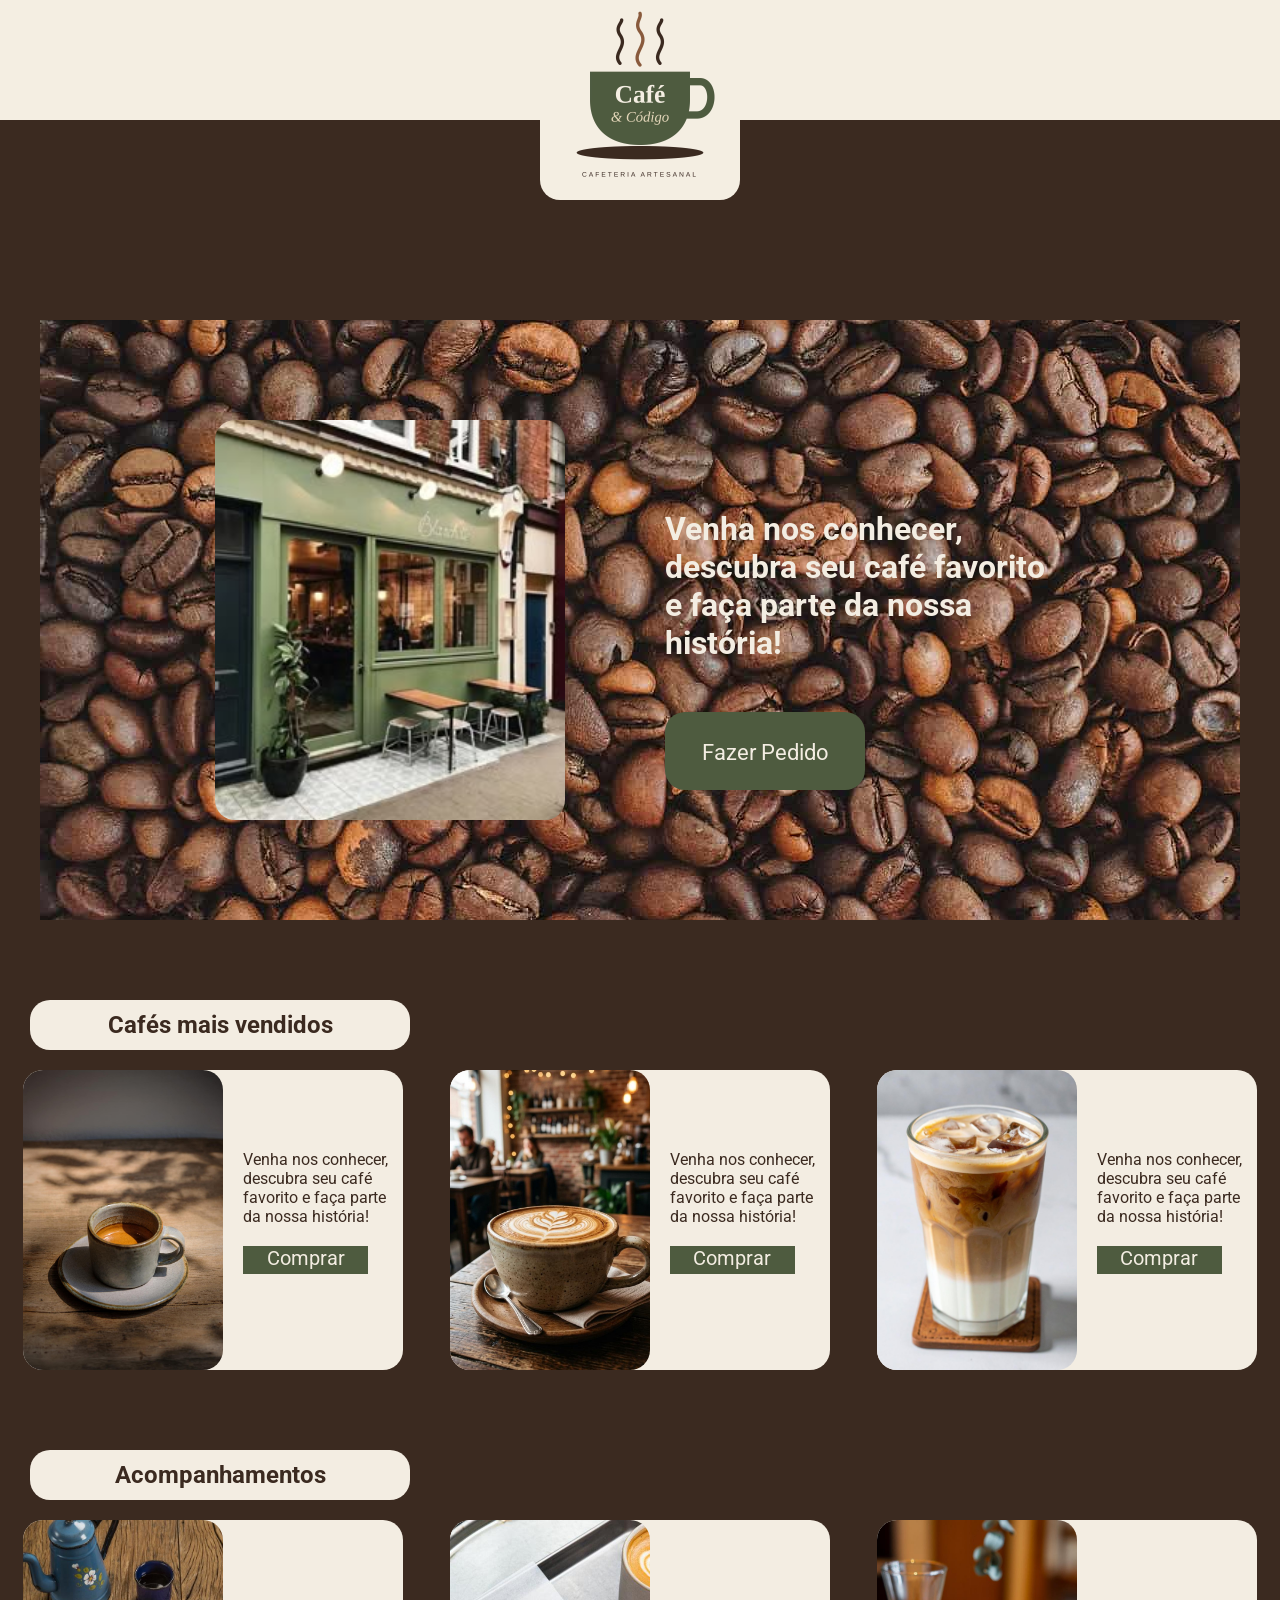
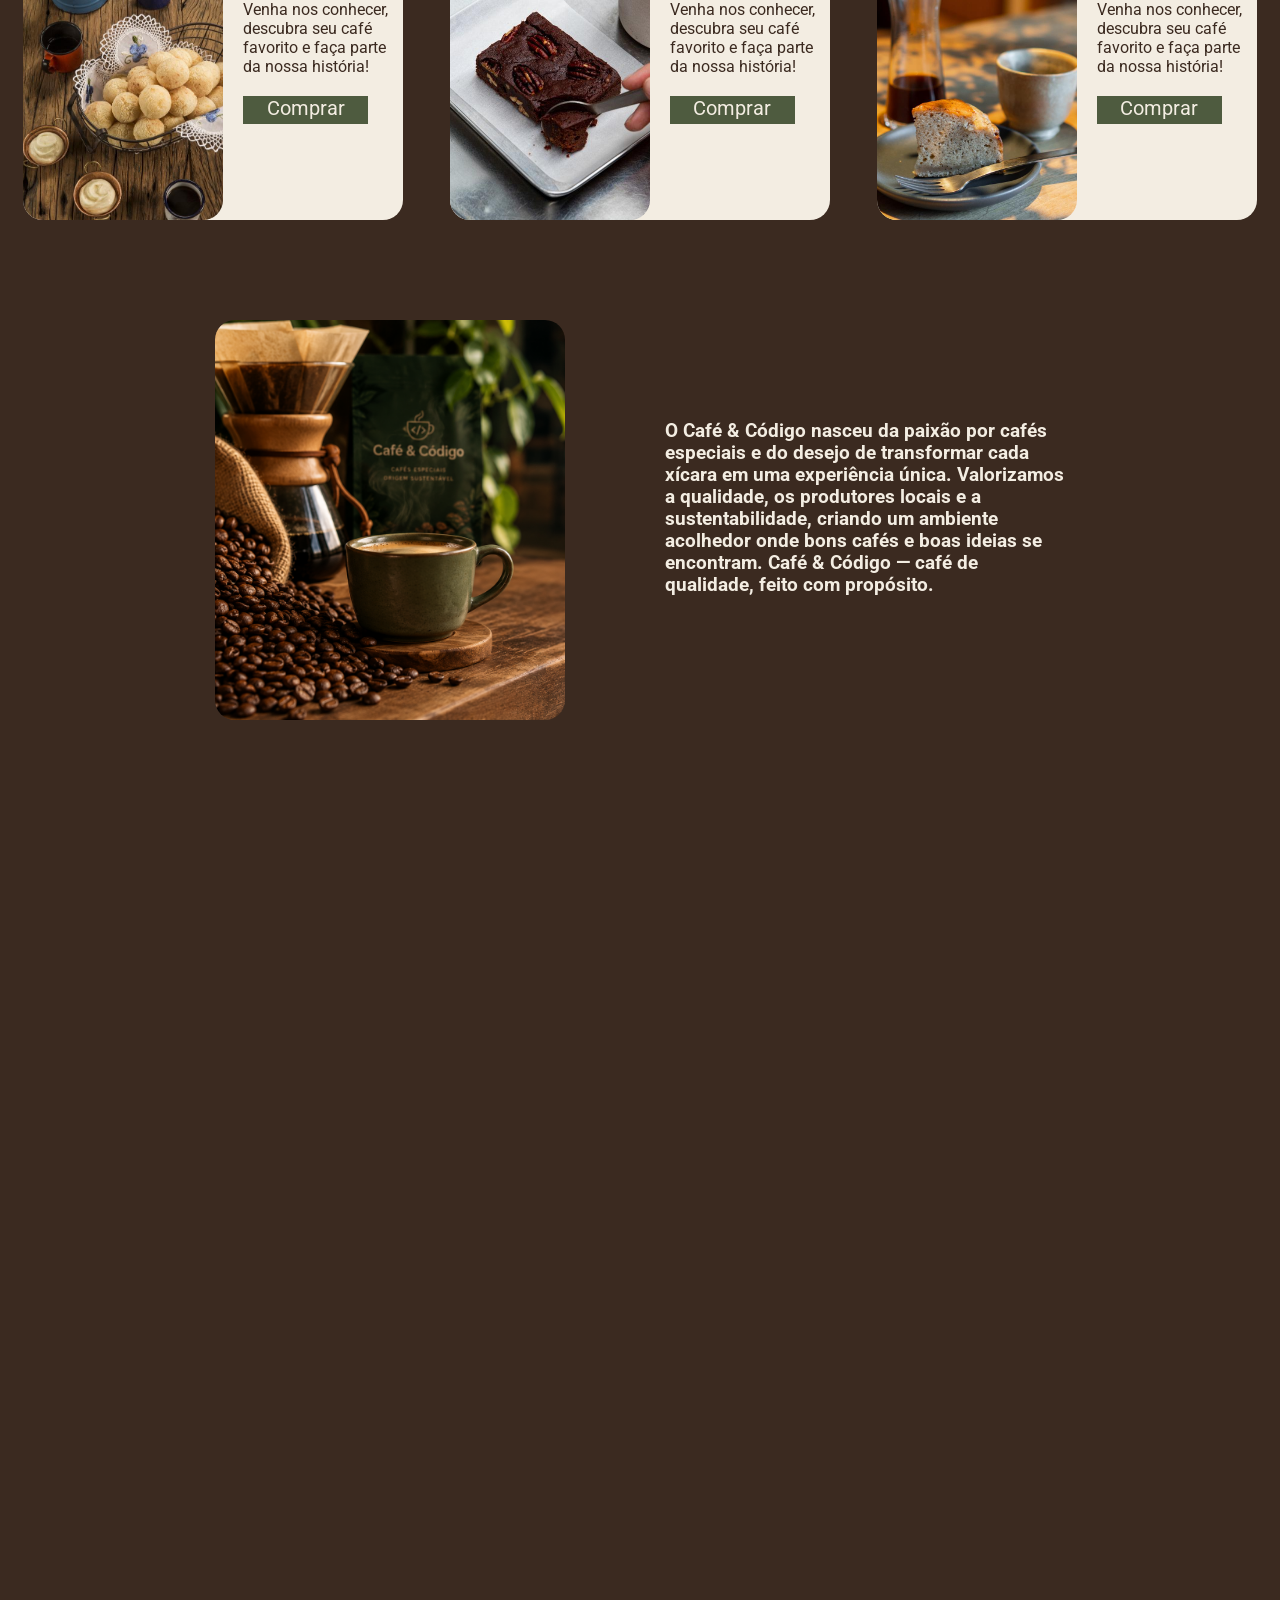
<file: HTML ATIVIDADE/Index.html>
<!DOCTYPE html>
<html lang="pt-br">

<head>
    <meta charset="UTF-8">
    <meta name="viewport" content="width=device-width, initial-scale=1.0">
    <title>Café & Código</title>
    <link rel="stylesheet" href="CSS/style.css">
    <link rel="preconnect" href="https://fonts.googleapis.com">
    <link rel="preconnect" href="https://fonts.gstatic.com" crossorigin>
    <link href="https://fonts.googleapis.com/css2?family=Roboto:ital,wght@0,100..900;1,100..900&display=swap"
        rel="stylesheet">

</head>


<body>

    <header>

        <img src="IMG/Logo.jpeg" alt="">

    </header>


    <Main>

        <div class="intro">
            <img src="IMG/Fachada.jpg" alt="Fachada">

            <div class="apresentacao">
                <h1>Venha nos conhecer, descubra seu café favorito e faça parte da nossa história!</h1>
                <div class="fazerPedido"><a href="#">Fazer Pedido</a></div>
            </div>

        </div>


        <div class="cafes">
            <h2>Cafés mais vendidos</h2>
        </div>

        <div class="mae">

            <div class="cafe1">
                <img src="IMG/Cafe1.jpg" alt="Cafe1">

                <div class="descricao">
                    <p>Venha nos conhecer, descubra seu café favorito e faça parte da nossa história!</p>
                    <div class="comprar"><a href="#">Comprar</a></div>
                </div>

            </div>

            <div class="cafe2">
                <img src="IMG/Cafe2.jpg" alt="Cafe1">

                <div class="descricao">
                    <p>Venha nos conhecer, descubra seu café favorito e faça parte da nossa história!</p>
                    <div class="comprar"><a href="#">Comprar</a></div>
                </div>

            </div>

            <div class="cafe3">

                <img src="IMG/Cafe3.jpg" alt="Cafe1">

                <div class="descricao">
                    <p>Venha nos conhecer, descubra seu café favorito e faça parte da nossa história!</p>
                    <div class="comprar"><a href="#">Comprar</a></div>
                </div>

            </div>

        </div>

        <div class="acps">
            <h2>Acompanhamentos</h2>
        </div>
        <div class="pai">
            <div class="acp1">
                <img src="IMG/Acp1.jpg" alt="acp1">

                <div class="descricao">
                    <p>Venha nos conhecer, descubra seu café favorito e faça parte da nossa história!</p>
                    <div class="comprar"><a href="#">Comprar</a></div>
                </div>

            </div>

            <div class="acp2">
                <img src="IMG/Acp2.jpg" alt="acp1">

                <div class="descricao">
                    <p>Venha nos conhecer, descubra seu café favorito e faça parte da nossa história!</p>
                    <div class="comprar"><a href="#">Comprar</a></div>
                </div>

            </div>

            <div class="acp3">

                <img src="IMG/Acp3.jpg" alt="acp1">

                <div class="descricao">
                    <p>Venha nos conhecer, descubra seu café favorito e faça parte da nossa história!</p>
                    <div class="comprar"><a href="#">Comprar</a></div>
                </div>

            </div>
        </div>

        <div class="nos">
            <img src="IMG/historia.png" alt="h">
            <div class="historia">
                <h3>O Café & Código nasceu da paixão por cafés especiais e do desejo de transformar cada xícara em uma
                    experiência única.

                    Valorizamos a qualidade, os produtores locais e a sustentabilidade, criando um ambiente acolhedor
                    onde bons cafés e boas ideias se encontram.

                    Café & Código — café de qualidade, feito com propósito.</h3>
            </div>
        </div>

        <div class="avaliacao"></div>

    </Main>


    <footer>

    </footer>


</body>

</html>
</file>
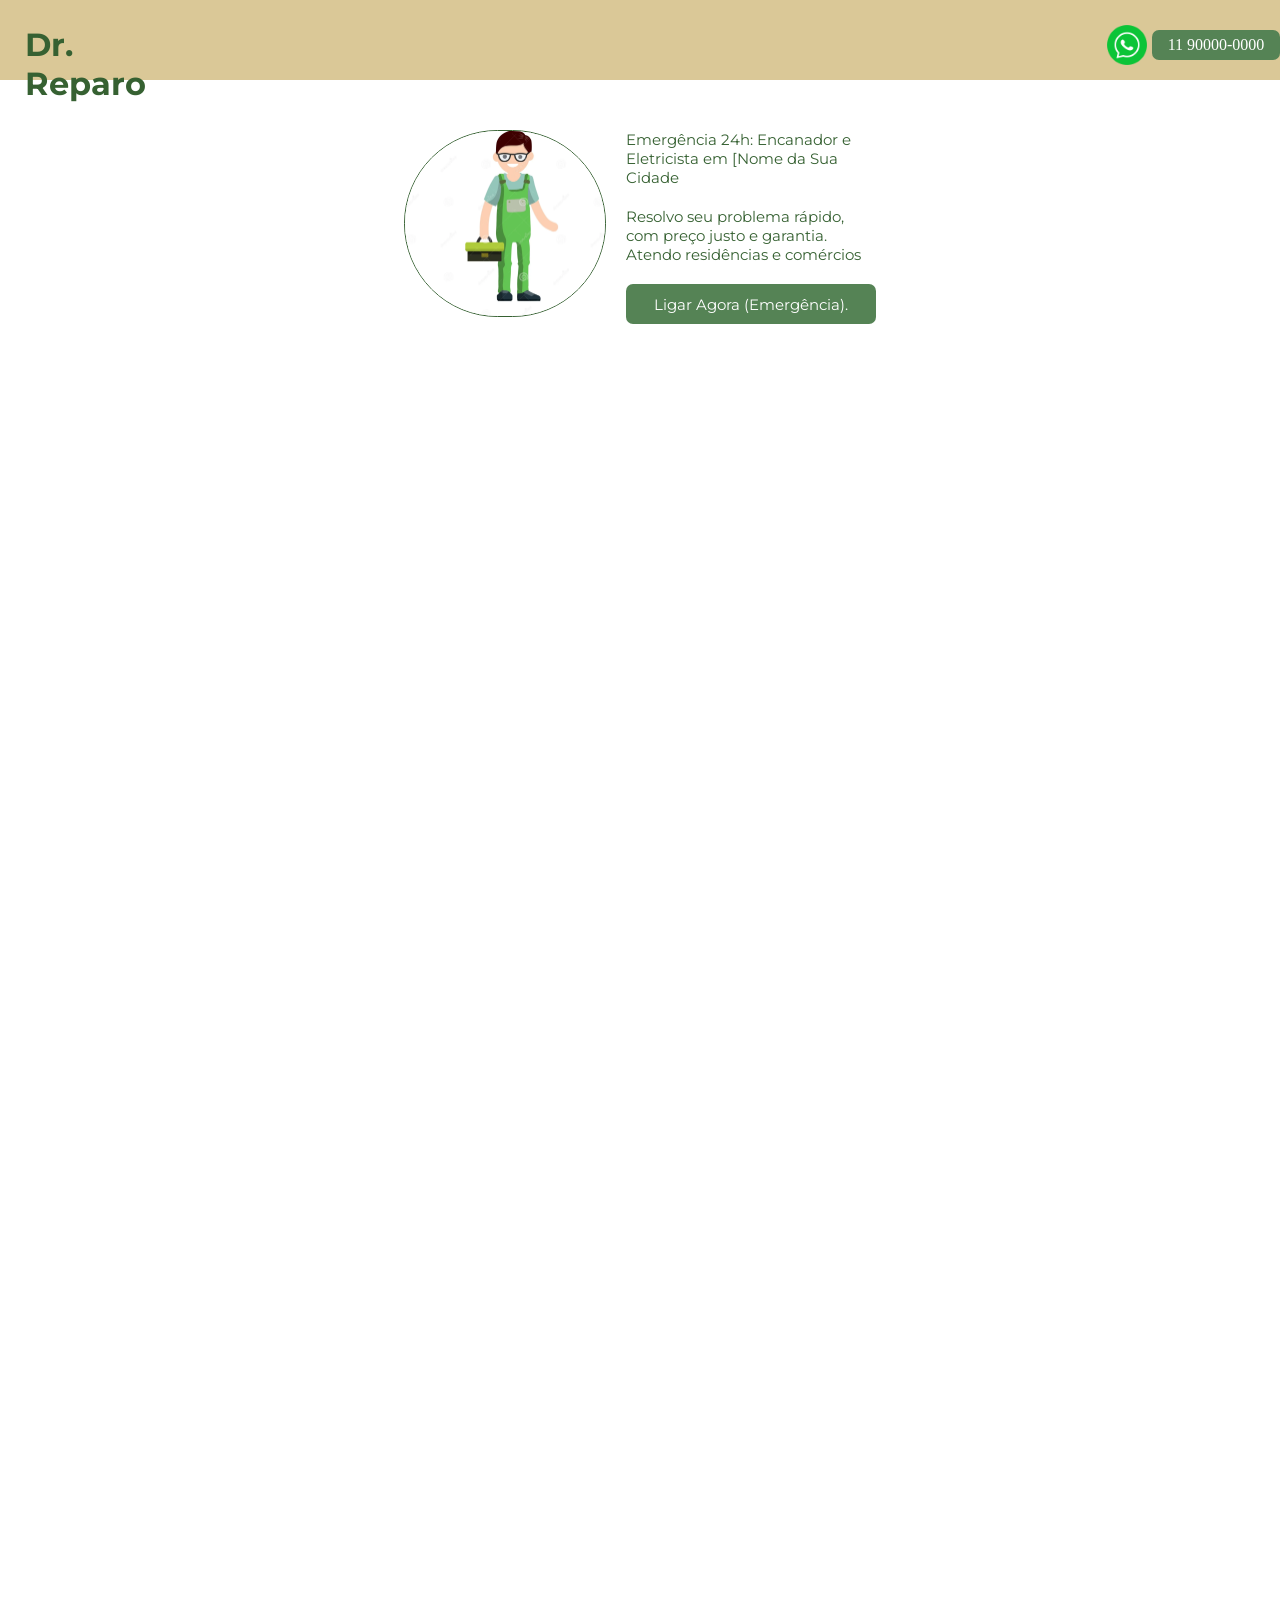
<file: HTML/index.html>
<!DOCTYPE html>
<html lang="pt-br">

<head>
    <meta charset="UTF-8">
    <meta name="viewport" content="width=device-width, initial-scale=1.0">
    <title>Document</title>
    <link rel="stylesheet" href="style.css">
    <link rel="preconnect" href="https://fonts.googleapis.com">
    <link rel="preconnect" href="https://fonts.gstatic.com" crossorigin>
    <link href="https://fonts.googleapis.com/css2?family=Montserrat:ital,wght@0,100..900;1,100..900&display=swap"
        rel="stylesheet">
</head>

<body>

    <header>
        <h1>Dr. Reparo</h1>
        <div class="cabeca">
            <div class="wpp"><img src="IMG/wppicon.webp" alt=""></div>
            <div class="buttom"><a href="#">11 90000-0000</a></div>
        </div>
    </header>

    <main>

        <div class="mae">
            <div class="perfil">
                <img src="IMG/drreparadorverde.webp" alt="">
            </div>
            <div class="textos1">
                <p>Emergência 24h: Encanador e Eletricista em [Nome da
                    Sua Cidade</p>
                <p>Resolvo seu problema rápido, com preço justo e
                    garantia. Atendo residências e comércios</p>
                <div class="buttom2"><a href="#">Ligar Agora
                        (Emergência).</a></div>
            </div>
        </div>






    </main>



    <footer>


    </footer>


</body>

</html>
</file>
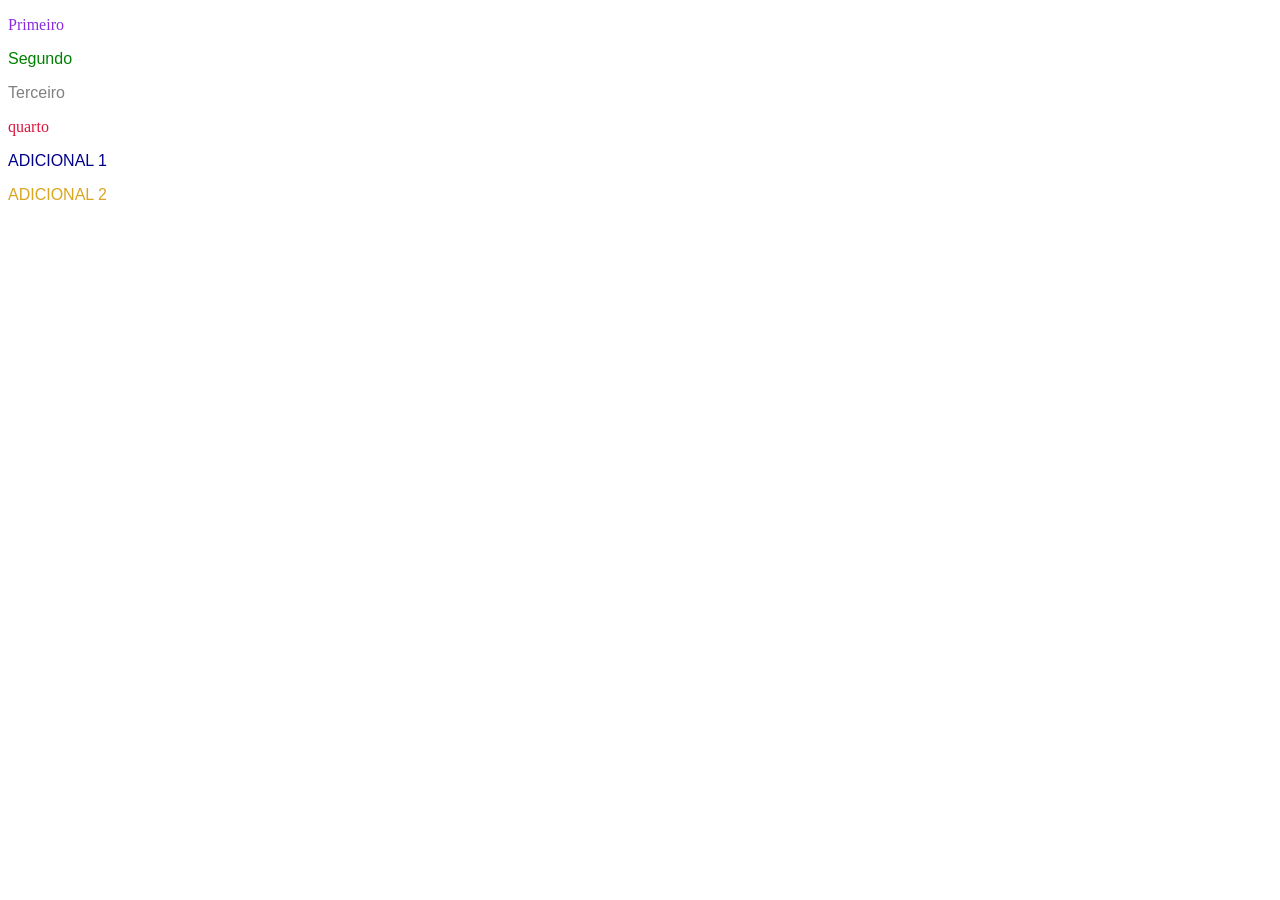
<file: Pagina 20'08.html>
<!DOCTYPE html>
<html lang="pt-br">

<head>
    <meta charset="UTF-8">
    <meta name="viewport" content="width=device-width, initial-scale=1.0">
    <title>Aula 2/title></title>

    <link rel="stylesheet" href="style.css">

</head>



<body>

    <p class="rox">Primeiro</p>
    <p class="ver">Segundo</p>
    <p class="cin">Terceiro</p>
    <p id="id">quarto</p>
    <p class="ad1">ADICIONAL 1</p>
    <p class="ad2">ADICIONAL 2</p>




</body>

</html>
</file>
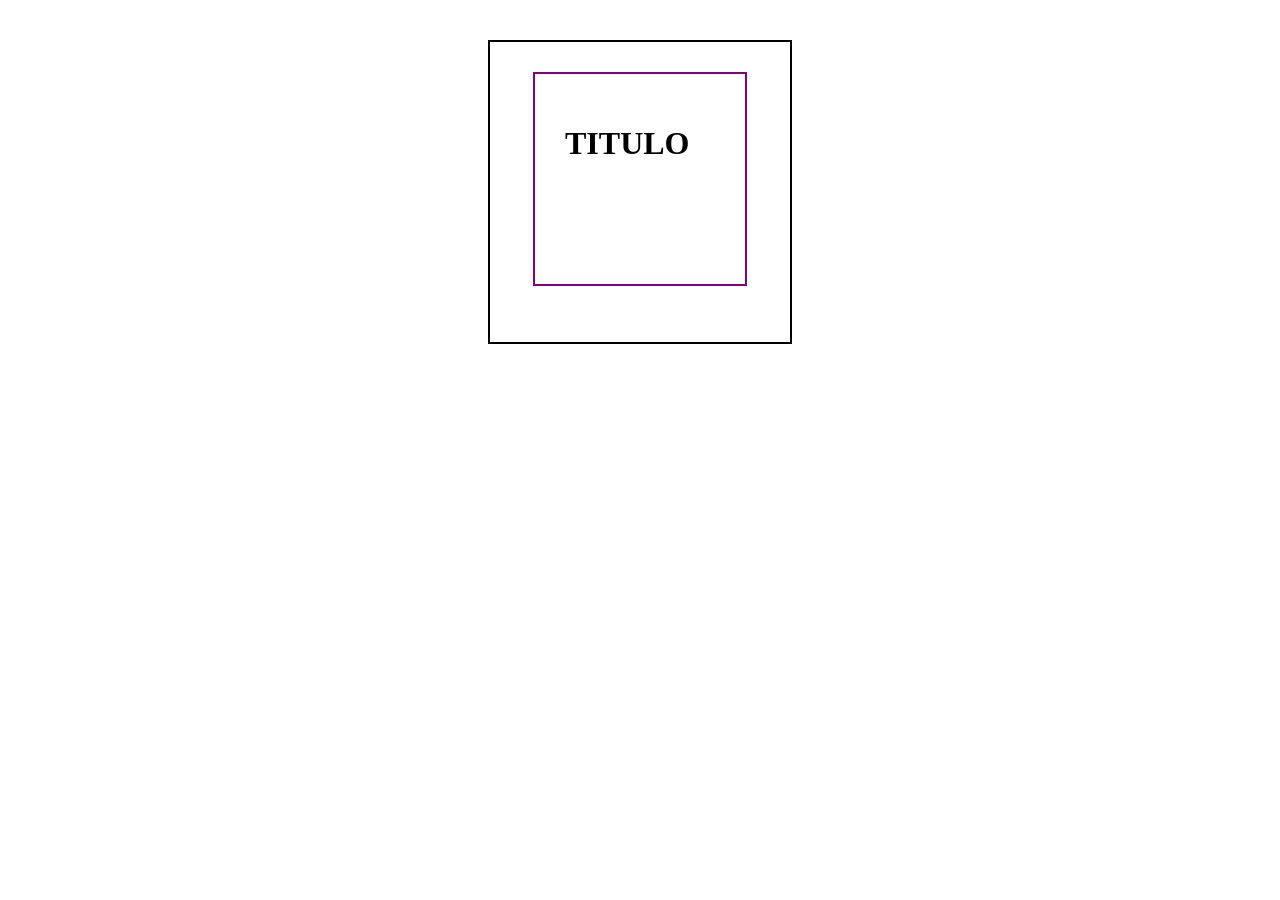
<file: Pagina 3-20'08.html>
<!DOCTYPE html>
<html lang="pt-br">

<head>
    <meta charset="UTF-8">
    <meta name="viewport" content="width=device-width, initial-scale=1.0">
    <title>Document</title>
    <style>
        .mae {
            width: 300px;
            height: 300px;
            border: 2px solid black;
            margin: auto;
            margin-top: 40px;
        }


        .filha {
            width: 70%;
            height: 70%;
            border: 2px solid purple;
            margin: auto;
            margin-top: 30px;
        }

        h1 {
            padding-left: 30px;
            padding-top: 30px;
        }
    </style>

</head>


<body>

    <div class="mae">

        <div class="filha">

            <H1>TITULO</H1>

        </div>


    </div>








</body>

</html>
</file>
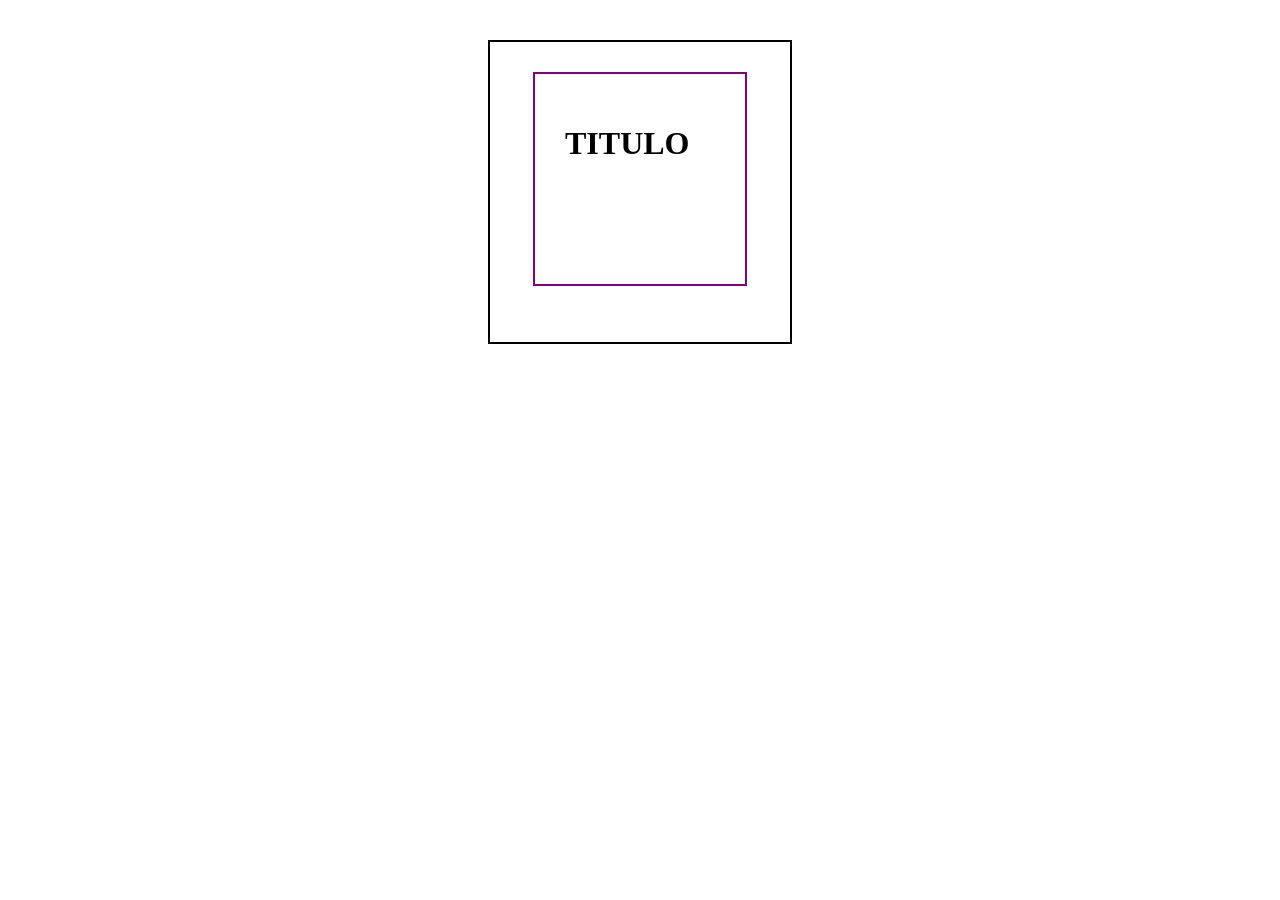
<file: Pagina 3.html>
<!DOCTYPE html>
<html lang="pt-br">

<head>
    <meta charset="UTF-8">
    <meta name="viewport" content="width=device-width, initial-scale=1.0">
    <title>Document</title>
    <style>
        .mae {
            width: 300px;
            height: 300px;
            border: 2px solid black;
            margin: auto;
            margin-top: 40px;
        }


        .filha {
            width: 70%;
            height: 70%;
            border: 2px solid purple;
            margin: auto;
            margin-top: 30px;
        }

        h1 {
            padding-left: 30px;
            padding-top: 30px;
        }
    </style>

</head>


<body>

    <div class="mae">

        <div class="filha">

            <H1>TITULO</H1>

        </div>


    </div>








</body>

</html>
</file>
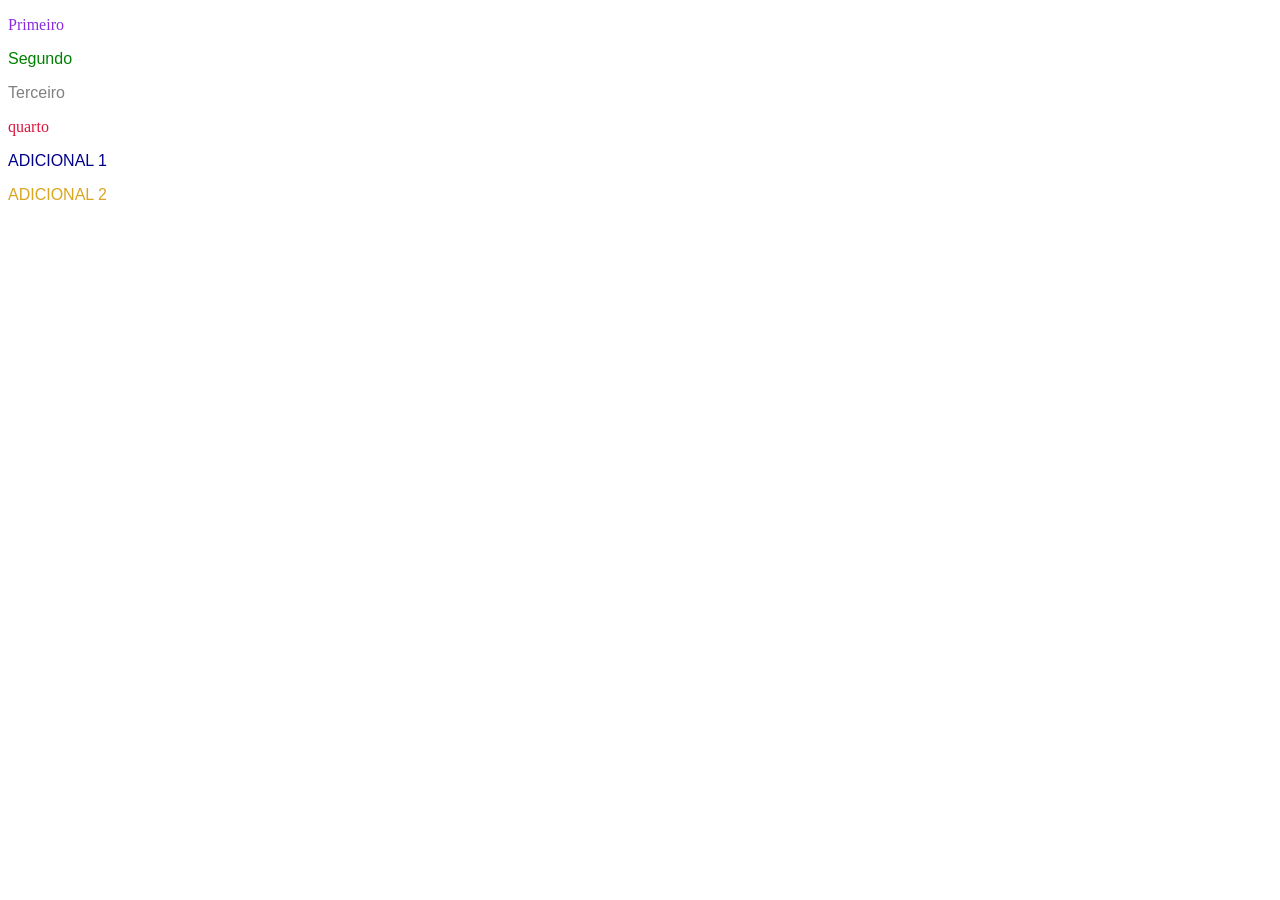
<file: Pagina.html>
<!DOCTYPE html>
<html lang="pt-br">

<head>
    <meta charset="UTF-8">
    <meta name="viewport" content="width=device-width, initial-scale=1.0">
    <title>Aula 2/title></title>

    <link rel="stylesheet" href="style.css">

</head>



<body>

    <p class="rox">Primeiro</p>
    <p class="ver">Segundo</p>
    <p class="cin">Terceiro</p>
    <p id="id">quarto</p>
    <p class="ad1">ADICIONAL 1</p>
    <p class="ad2">ADICIONAL 2</p>




</body>

</html>
</file>
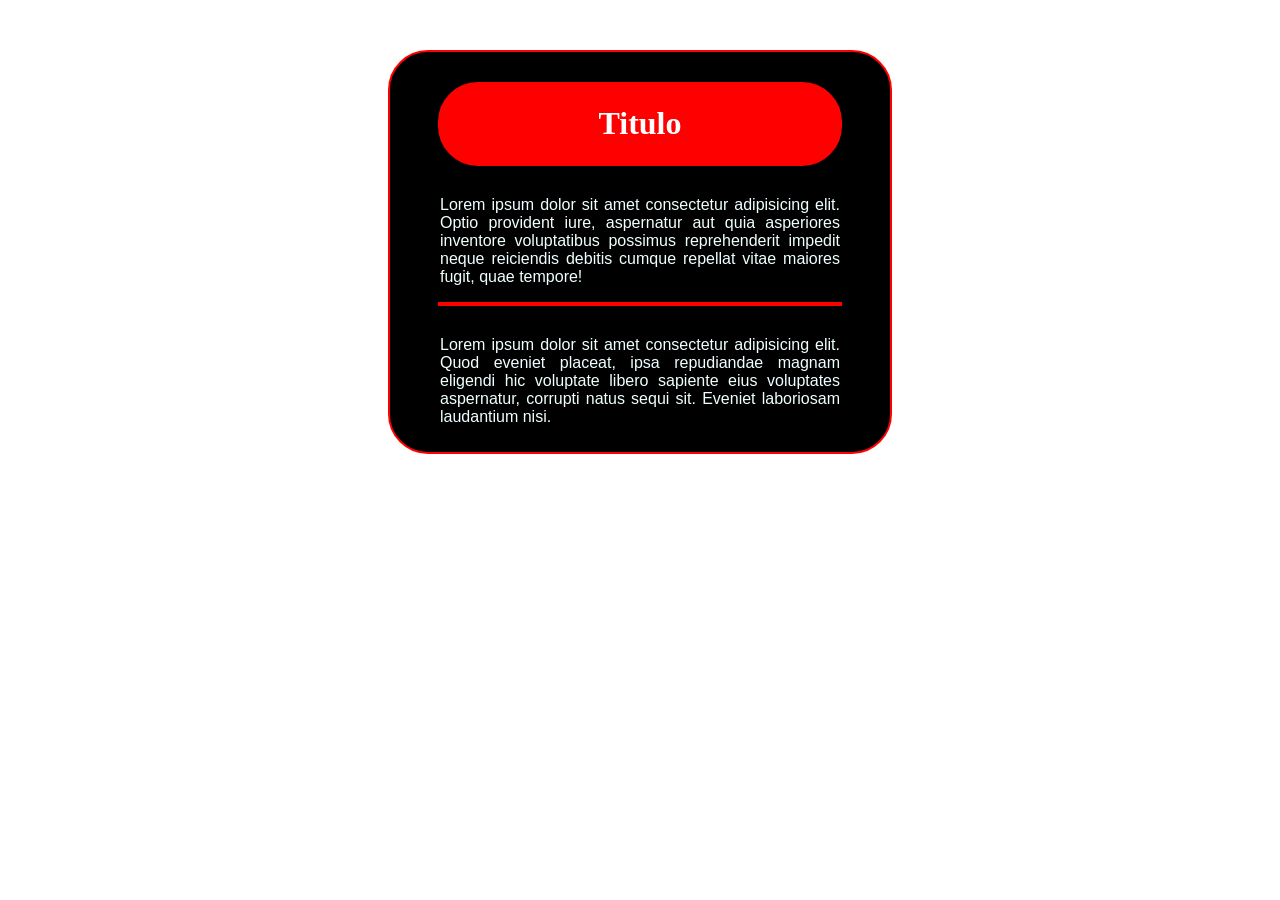
<file: primeiraPagina 20'08.html>
<!DOCTYPE html>
<html lang="pt-br">

<head>
    <meta charset="UTF-8">
    <meta name="viewport" content="width=device-width, initial-scale=1.0">
    <title>Document</title>

    <style>
        .conteiner {
            width: 500px;
            height: 400px;
            margin: 50px auto;
            background-color: black;
            border: 2px solid red;
            border-radius: 40px;
        }

        .titulo {
            width: 80%;
            margin: 30px auto 0 auto;
            border: 2px solid red;
            border-radius: 40px;
            text-align: center;
            color: white;
            background-color: red;
        }

        .texto {
            width: 80%;
            margin: 30px auto 0 auto;
            text-align: justify;
            color: azure;
            font-family: 'Franklin Gothic Medium', 'Arial Narrow', Arial, sans-serif;
        }

        hr {
            width: 80%;
            border: 2px solid red;
        }

        .texto2 {
            width: 80%;
            margin: 30px auto 0 auto;
            text-align: justify;
            color: azure;
            font-family: 'Franklin Gothic Medium', 'Arial Narrow', Arial, sans-serif;
        }

    </style>

</head>


<body>

    <div class="conteiner">

        <div class="titulo">

            <h1>Titulo</h1>

        </div>


        <div class="texto">

            <p>Lorem ipsum dolor sit amet consectetur adipisicing elit. Optio provident iure, aspernatur aut quia
                asperiores inventore voluptatibus possimus reprehenderit impedit neque reiciendis debitis cumque
                repellat vitae maiores fugit, quae tempore!</p>

        </div>

        <hr>

        <div class="texto2">
            <p>Lorem ipsum dolor sit amet consectetur adipisicing elit. Quod eveniet placeat, ipsa repudiandae magnam
                eligendi hic voluptate libero sapiente eius voluptates aspernatur, corrupti natus sequi sit. Eveniet
                laboriosam laudantium nisi.</p>

        </div>

    </div>



</body>

</html>
</file>
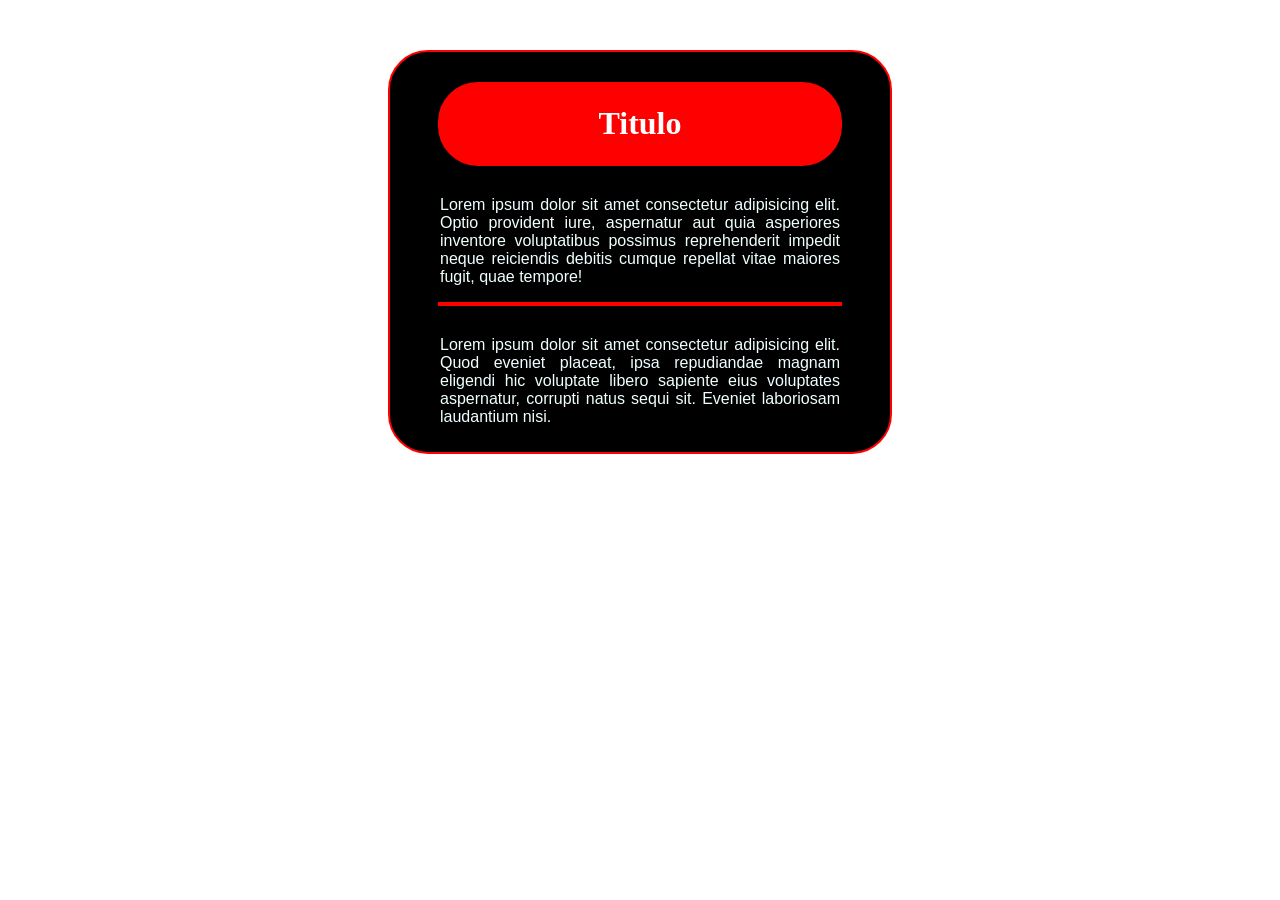
<file: primeiraPagina.html>
<!DOCTYPE html>
<html lang="pt-br">

<head>
    <meta charset="UTF-8">
    <meta name="viewport" content="width=device-width, initial-scale=1.0">
    <title>Document</title>

    <style>
        .conteiner {
            width: 500px;
            height: 400px;
            margin: 50px auto;
            background-color: black;
            border: 2px solid red;
            border-radius: 40px;
        }

        .titulo {
            width: 80%;
            margin: 30px auto 0 auto;
            border: 2px solid red;
            border-radius: 40px;
            text-align: center;
            color: white;
            background-color: red;
        }

        .texto {
            width: 80%;
            margin: 30px auto 0 auto;
            text-align: justify;
            color: azure;
            font-family: 'Franklin Gothic Medium', 'Arial Narrow', Arial, sans-serif;
        }

        hr {
            width: 80%;
            border: 2px solid red;
        }

        .texto2 {
            width: 80%;
            margin: 30px auto 0 auto;
            text-align: justify;
            color: azure;
            font-family: 'Franklin Gothic Medium', 'Arial Narrow', Arial, sans-serif;
        }

    </style>

</head>


<body>

    <div class="conteiner">

        <div class="titulo">

            <h1>Titulo</h1>

        </div>


        <div class="texto">

            <p>Lorem ipsum dolor sit amet consectetur adipisicing elit. Optio provident iure, aspernatur aut quia
                asperiores inventore voluptatibus possimus reprehenderit impedit neque reiciendis debitis cumque
                repellat vitae maiores fugit, quae tempore!</p>

        </div>

        <hr>

        <div class="texto2">
            <p>Lorem ipsum dolor sit amet consectetur adipisicing elit. Quod eveniet placeat, ipsa repudiandae magnam
                eligendi hic voluptate libero sapiente eius voluptates aspernatur, corrupti natus sequi sit. Eveniet
                laboriosam laudantium nisi.</p>

        </div>

    </div>



</body>

</html>
</file>
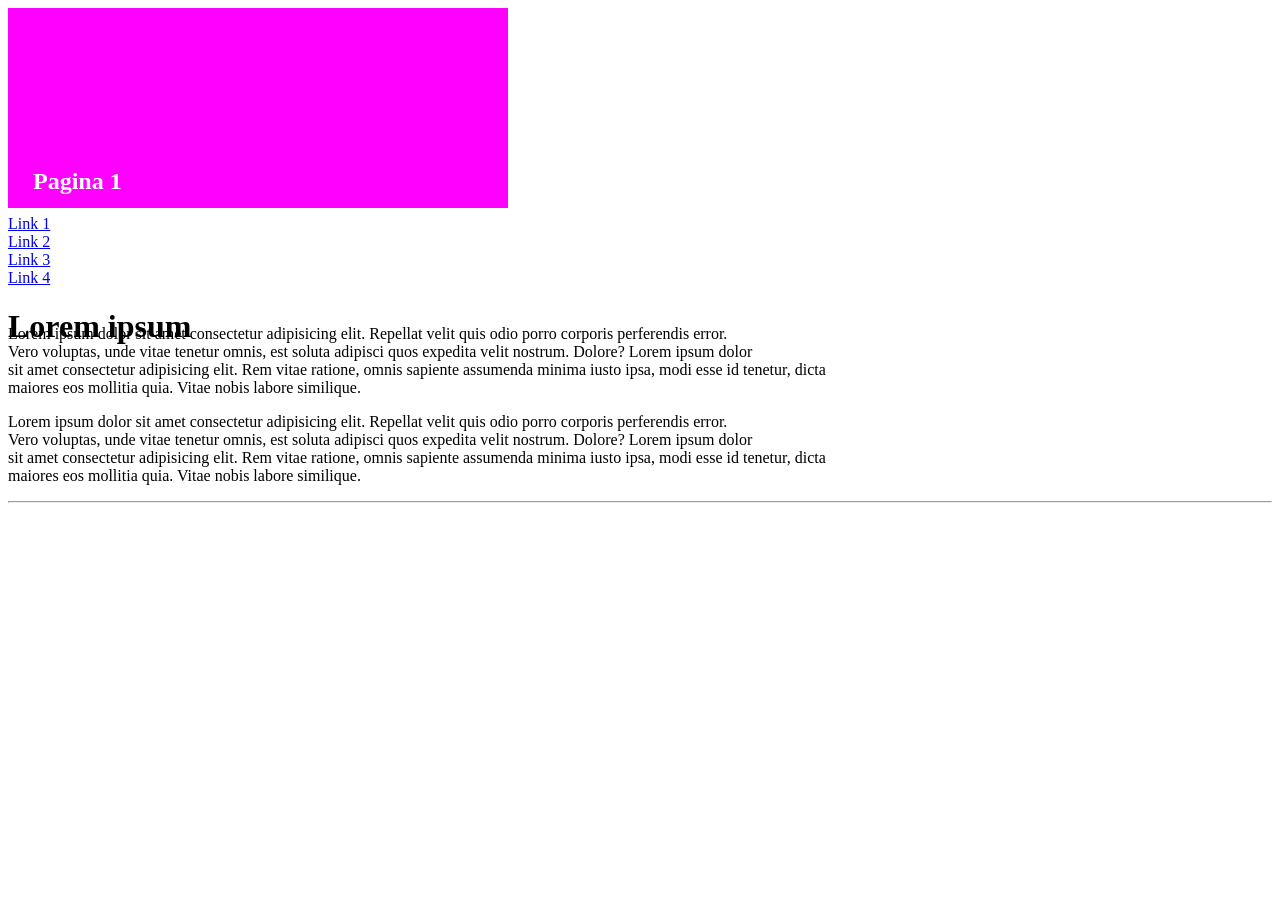
<file: segundaPagina 20'08.html>
<!DOCTYPE html>
<html lang="pt-br">

<head>
    <meta charset="UTF-8">
    <meta name="viewport" content="width=device-width, initial-scale=1.0">
    <title>Document</title>

    <Style>
        .conteiner1 {
            width: 500px;
            height: 200px;
            background-color: magenta;
        }

        .pagina1 {
            color: white;
            font-family: 'Times New Roman', Times, serif;
            padding-top: 28%;
            padding-left: 5%
        }

        .lista {
            padding-right: 10%;
        }

        .texto {
            width: auto;
            padding-top: 8%;
        }

        h1 {
            font-family: 'Times New Roman', Times, serif;
        }

        ul {
            padding:0;
        }
    </Style>

</head>


<body>
    <div class="conteiner1">

        <div class="pagina1">
            <h2>Pagina 1</h2>
        </div>

        <ul>
            <li> <a href="https://www.youtube.com/">Link 1</a></li>
            <li> <a href="https://www.youtube.com/">Link 2</a></li>
            <li> <a href="https://www.youtube.com/">Link 3</a></li>
            <li> <a href="https://www.youtube.com/">Link 4</a></li>
        </ul>

        <div>
            <h1>Lorem ipsum</h1>
        </div>

    </div>

    <div class="texto">

        <p>Lorem ipsum dolor sit amet consectetur adipisicing elit. Repellat velit quis odio porro corporis perferendis
            error. <br>Vero voluptas, unde vitae tenetur omnis, est soluta adipisci quos expedita velit nostrum. Dolore?
            Lorem ipsum dolor <br>sit amet consectetur adipisicing elit. Rem vitae ratione, omnis sapiente assumenda minima
            iusto ipsa, modi esse id tenetur, dicta <br> maiores eos mollitia quia. Vitae nobis labore similique.</p>

        <p>Lorem ipsum dolor sit amet consectetur adipisicing elit. Repellat velit quis odio porro corporis perferendis
            error. <br>Vero voluptas, unde vitae tenetur omnis, est soluta adipisci quos expedita velit nostrum. Dolore?
            Lorem ipsum dolor <br>sit amet consectetur adipisicing elit. Rem vitae ratione, omnis sapiente assumenda minima
            iusto ipsa, modi esse id tenetur, dicta <br> maiores eos mollitia quia. Vitae nobis labore similique.</p>
        <hr>

    </div>

</body>

</html>
</file>
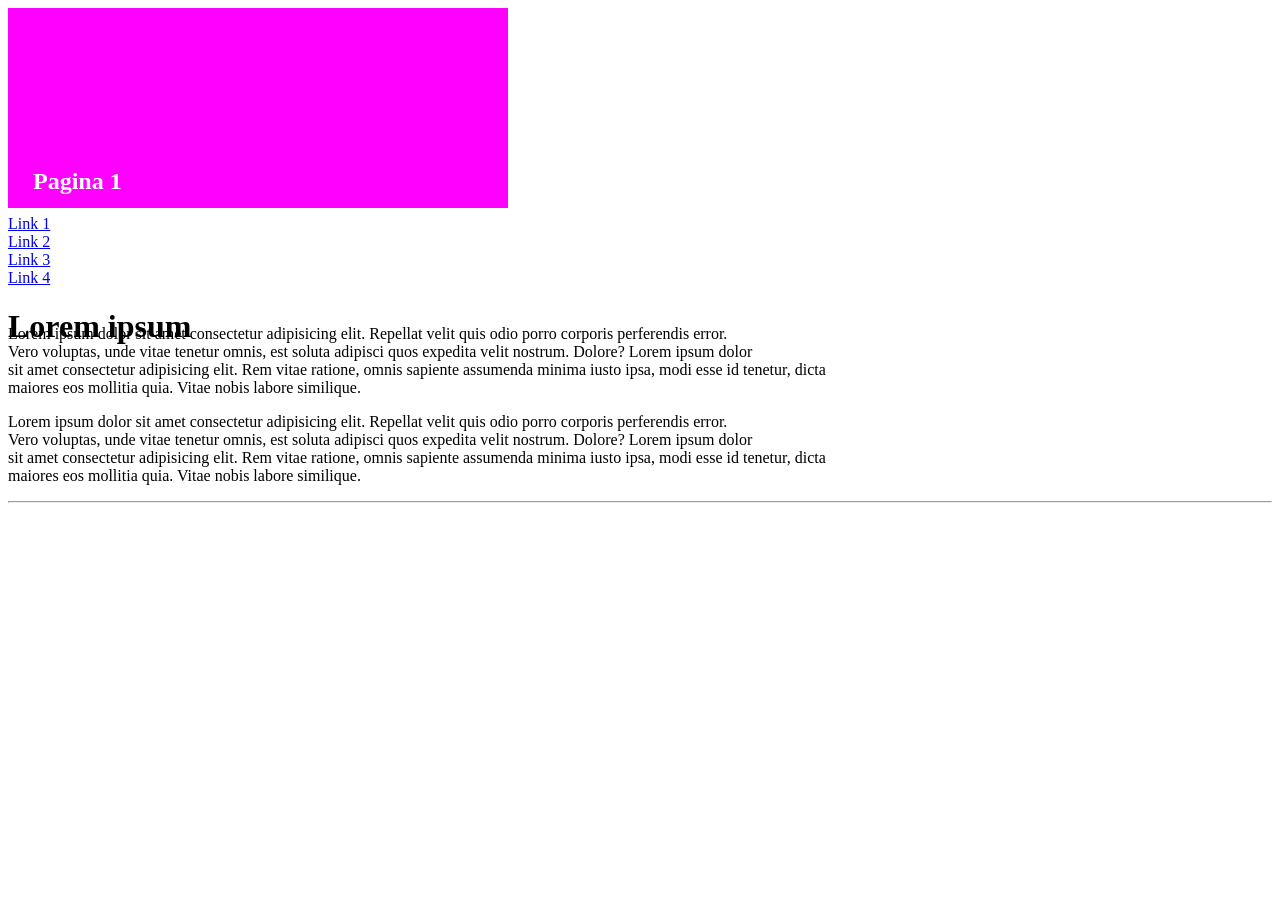
<file: segundaPagina.html>
<!DOCTYPE html>
<html lang="pt-br">

<head>
    <meta charset="UTF-8">
    <meta name="viewport" content="width=device-width, initial-scale=1.0">
    <title>Document</title>

    <Style>
        .conteiner1 {
            width: 500px;
            height: 200px;
            background-color: magenta;
        }

        .pagina1 {
            color: white;
            font-family: 'Times New Roman', Times, serif;
            padding-top: 28%;
            padding-left: 5%
        }

        .lista {
            padding-right: 10%;
        }

        .texto {
            width: auto;
            padding-top: 8%;
        }

        h1 {
            font-family: 'Times New Roman', Times, serif;
        }

        ul {
            padding:0;
        }
    </Style>

</head>


<body>
    <div class="conteiner1">

        <div class="pagina1">
            <h2>Pagina 1</h2>
        </div>

        <ul>
            <li> <a href="https://www.youtube.com/">Link 1</a></li>
            <li> <a href="https://www.youtube.com/">Link 2</a></li>
            <li> <a href="https://www.youtube.com/">Link 3</a></li>
            <li> <a href="https://www.youtube.com/">Link 4</a></li>
        </ul>

        <div>
            <h1>Lorem ipsum</h1>
        </div>

    </div>

    <div class="texto">

        <p>Lorem ipsum dolor sit amet consectetur adipisicing elit. Repellat velit quis odio porro corporis perferendis
            error. <br>Vero voluptas, unde vitae tenetur omnis, est soluta adipisci quos expedita velit nostrum. Dolore?
            Lorem ipsum dolor <br>sit amet consectetur adipisicing elit. Rem vitae ratione, omnis sapiente assumenda minima
            iusto ipsa, modi esse id tenetur, dicta <br> maiores eos mollitia quia. Vitae nobis labore similique.</p>

        <p>Lorem ipsum dolor sit amet consectetur adipisicing elit. Repellat velit quis odio porro corporis perferendis
            error. <br>Vero voluptas, unde vitae tenetur omnis, est soluta adipisci quos expedita velit nostrum. Dolore?
            Lorem ipsum dolor <br>sit amet consectetur adipisicing elit. Rem vitae ratione, omnis sapiente assumenda minima
            iusto ipsa, modi esse id tenetur, dicta <br> maiores eos mollitia quia. Vitae nobis labore similique.</p>
        <hr>

    </div>

</body>

</html>
</file>
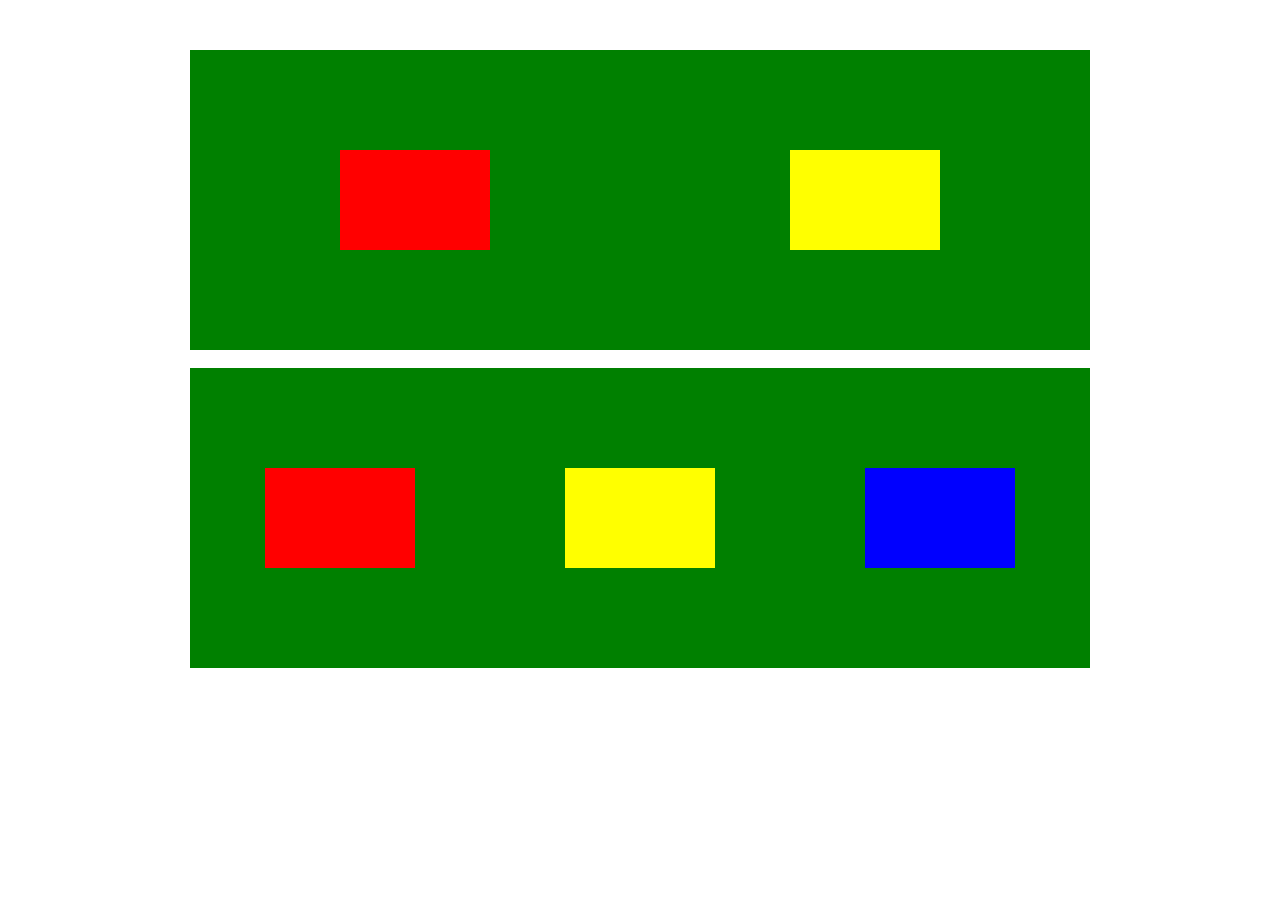
<file: Aula3/Aula2708.html>
<!DOCTYPE html>
<html lang="pt-br">

<head>
    <meta charset="UTF-8">
    <meta name="viewport" content="width=device-width, initial-scale=1.0">
    <title>SAPOS</title>
    <link rel="stylesheet" href="css/flex.css">

</head>

<body>

    <div class="conteiner">

        <div class="um">

            <div class="vermelha">
            </div>

            <div class="amarela">
            </div>

        </div>
<br>
        <div class="um">

            <div class="vermelha">
            </div>

            <div class="amarela">
            </div>

            <div class="azul">
            </div>

        </div>

    </div>

</body>

</html>
</file>
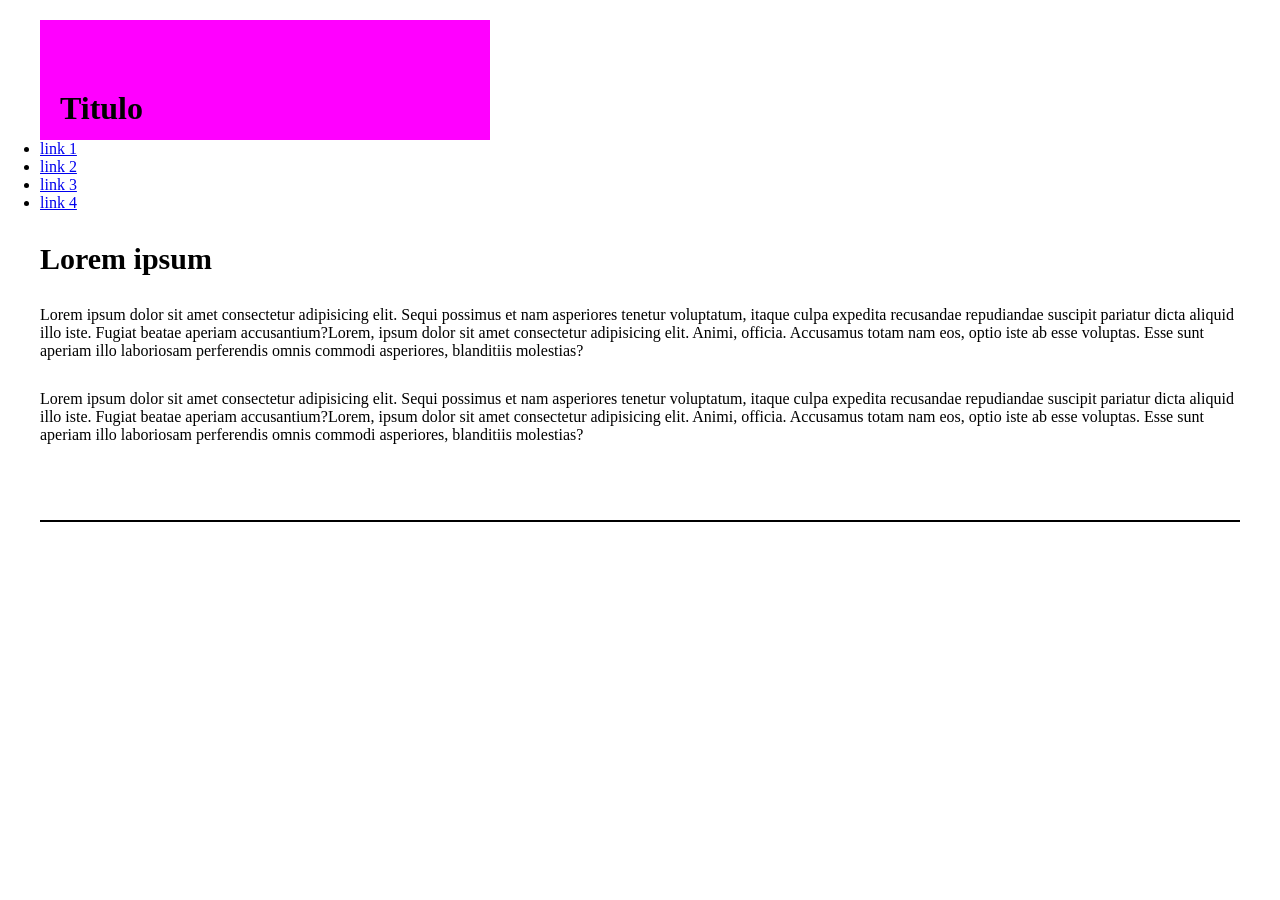
<file: Aula3/Home.html>
<!DOCTYPE html>
<html lang="pt-br">

<head>
    <meta charset="UTF-8">
    <meta name="viewport" content="width=device-width, initial-scale=1.0">
    <title>HOME</title>
    <link rel="stylesheet" href="css/style.css">

</head>

<body>
    <div class="conteiner">

        <div class="rosa">

            <h1>Titulo</h1>

        </div>

        <ul>

            <li><a href="https://github.com/wgn100525/FRONT">link 1</a></li>
            <li><a href="https://github.com/wgn100525/FRONT">link 2</a></li>
            <li><a href="https://github.com/wgn100525/FRONT">link 3</a></li>
            <li><a href="https://github.com/wgn100525/FRONT">link 4</a></li>

        </ul>
        <p class="texto">Lorem ipsum</p>
        <p class="sub-texto">Lorem ipsum dolor sit amet consectetur adipisicing elit. Sequi possimus et nam asperiores tenetur voluptatum,
            itaque culpa expedita recusandae repudiandae suscipit pariatur dicta aliquid illo iste. Fugiat beatae
            aperiam accusantium?Lorem, ipsum dolor sit amet consectetur adipisicing elit. Animi, officia. Accusamus
            totam nam eos, optio iste ab esse voluptas. Esse sunt aperiam illo laboriosam perferendis omnis commodi
            asperiores, blanditiis molestias?</p>

        <p class="sub-texto">Lorem ipsum dolor sit amet consectetur adipisicing elit. Sequi possimus et nam asperiores tenetur voluptatum,
            itaque culpa expedita recusandae repudiandae suscipit pariatur dicta aliquid illo iste. Fugiat beatae
            aperiam accusantium?Lorem, ipsum dolor sit amet consectetur adipisicing elit. Animi, officia. Accusamus
            totam nam eos, optio iste ab esse voluptas. Esse sunt aperiam illo laboriosam perferendis omnis commodi
            asperiores, blanditiis molestias?</p>    

    </div>





</body>

</html>
</file>
<file: HTML ATIVIDADE/CSS/style.css>
* {
    margin: 0px;
    font-family: "Roboto", sans-serif;

    color: rgba(243, 237, 226);}

header {
    width: 100%;
    height: 120px;
    background-color: rgba(244, 238, 226);
    display: flex;
    justify-content: center;}

header img {
    height: 200px;
    width: 200px;
    border-radius: 20px;}

main {
    width: 100%;
    height: 3000px;
    background-color: rgba(59, 42, 32);
    padding-top: 200px;}

.intro {
    width: 100%;
    height: 500px;
    padding-top: 100px;
    display: flex;
    justify-content: center;
    background-image: url(../IMG/fundocafe.jpg);
    background-repeat: no-repeat;
    background-position: center;
    color: rgba(243, 237, 226);}

.intro img {
    height: 400px;
    width: 350px;
    object-fit: cover;
    border-radius: 20px;}

.apresentacao {
    width: 400px;
    height: 400px;
    margin-left: 100px;
    margin-top: 90px;}

.fazerPedido {
    width: 200px;
    height: 50px;
    margin-top: 50px;
    background-color: rgba(78, 91, 63);
    text-align: center;
    padding-top: 28px;
    font-size: 22px;
    border-radius: 20px;}

.fazerPedido a {
    text-decoration: none;
    color: rgba(243, 237, 226);
    font-family: "Roboto", sans-serif;}

.mae {
    width: 100%;
    height: 350px;
    display: flex;
    justify-content: space-around;
    margin-top: 20px;}

.cafes {
    height: 50px;
    width: 380px;
    background-color: rgba(243, 237, 226);
    margin-top: 80px;
    margin-left: 30px;
    display: flex;
    justify-content: center;
    align-items: center;
    border-radius: 20px;}

.cafes h2 {
    color: rgba(59, 42, 32);}

.cafe1 {
    height: 300px;
    width: 380px;
    display: flex;
    background-color: rgba(243, 237, 226);
    border-radius: 20px;}

.cafe2 {
    height: 300px;
    width: 380px;
    display: flex;
    background-color: rgba(243, 237, 226);
    border-radius: 20px;}

.cafe3 {
    height: 300px;
    width: 380px;
    display: flex;
    background-color: rgba(243, 237, 226);
    border-radius: 20px;}

.cafe1 img {
    height: 300px;
    width: 200px;
    object-fit: cover;
    border-radius: 20px;}

.cafe2 img {
    height: 300px;
    width: 200px;
    object-fit: cover;
    border-radius: 20px;}

.cafe3 img {
    height: 300px;
    width: 200px;
    object-fit: cover;
    border-radius: 20px;}

.descricao {
    width: 200px;
    margin-top: 80px;
    margin-left: 20px;}

.descricao p {
    color: rgba(59, 42, 32);}

.comprar {
    width: 125px;
    height: 28px;
    margin-top: 20px;
    background-color: rgba(78, 91, 63);}

.comprar a {
    font-size: 20px;
    text-decoration: none;
    display: flex;
    justify-content: center;
    align-items: center;}


.pai {
    width: 100%;
    height: 400px;
    display: flex;
    justify-content: space-around;
    margin-top: 20px;}

.acps {
    height: 50px;
    width: 380px;
    background-color: rgba(243, 237, 226);
    margin-top: 30px;
    margin-left: 30px;
    display: flex;
    justify-content: center;
    align-items: center;
    border-radius: 20px;}

.acps h2 {
    color: rgba(59, 42, 32);}

.acp1 {
    height: 300px;
    width: 380px;
    display: flex;
    background-color: rgba(243, 237, 226);
    border-radius: 20px;}

.acp2 {
    height: 300px;
    width: 380px;
    display: flex;
    background-color: rgba(243, 237, 226);
    border-radius: 20px;}

.acp3 {
    height: 300px;
    width: 380px;
    display: flex;
    background-color: rgba(243, 237, 226);
    border-radius: 20px;}

.acp1 img {
    height: 300px;
    width: 200px;
    object-fit: cover;
    border-radius: 20px;}

.acp2 img {
    height: 300px;
    width: 200px;
    object-fit: cover;
    border-radius: 20px;}

.acp3 img {
    height: 300px;
    width: 200px;
    object-fit: cover;
    border-radius: 20px;}

.nos {
    width: 100%;
    height: 500px;
    display: flex;
    justify-content: center;}

.nos img {
    height: 400px;
    width: 350px;
    object-fit: cover;
    border-radius: 20px;}

.historia {
    width: 400px;
    margin-left: 100px;
    margin-top: 100px;}

.historia h3 {
    color: rgba(243, 237, 226);}
</file>
<file: HTML/style.css>
*{
    margin: 0px;
}

main{
    max-width: 100%;
    height: 3000px;

}
.wpp img{
    width: 50px;
    height: 50px;
}

.cabeca{
    width: 88%;
    padding-top: 20px;
    display: flex;
    justify-content: flex-end;
}

.buttom{
    margin-top: 10px;
    width: 128px;
    height: 30px;
    background-color: rgb(85, 131, 85);
    display: flex;
    align-items: center;
    justify-content: center;
    border-radius: 7px;
}

.buttom a{
    text-decoration: none;
    color: white;
}

header h1{
    margin: 25px 0px 0px 25px;
    color: rgb(54, 97, 50);
    font-family: "Montserrat", sans-serif;
    font-optical-sizing: auto;
    font-weight: weight;
    font-style: normal;
}


header{
    height: 80px;
    max-width: 100%;
    display: flex;
    background-color: rgb(218, 200, 151);
}

.mae{
    display: flex;
    width: 100%;
    height: 450px;
    justify-content: center;
}

.perfil{
    margin-top: 50px;
    border: 1px solid rgb(54, 97, 50);
    width: 200px;
    height: 185px;
    border-radius: 100px;
}

.perfil img{
    width: 200px;
    height: 185px;
    border-radius: 100px;
    object-fit: cover;
}

.textos1{
    margin-top: 50px;
    margin-left: 20px;
    width: 250px;
    height: 200px;
    font-size: 15px;
    color: rgb(54, 97, 50);
     font-family: "Montserrat", sans-serif;
    font-optical-sizing: auto;
    font-weight: weight;
    font-style: normal;
}

.buttom2{  
     width: 250px;
    height: 40px;
    background-color: rgb(85, 131, 85);
    display: flex;
    align-items: center;
    justify-content: center;
    border-radius: 7px;
}

.buttom2 a{
    text-decoration: none;
    color: white;
}

.textos1 p{
    margin-bottom: 20px;
}
</file>
<file: style.css>
.rox {
    color: blueviolet;
    font-family: Cambria, Cochin, Georgia, Times, 'Times New Roman', serif;
}


.ver {
    color: green;
    font-family: 'Franklin Gothic Medium', 'Arial Narrow', Arial, sans-serif;
}


.cin {
    color: grey;
    font-family: Arial, Helvetica, sans-serif;
}

#id {
    color: crimson;
}

.ad1 {
    color: darkblue;
    font-family: 'Franklin Gothic Medium', 'Arial Narrow', Arial, sans-serif;
}

.ad2 {
    color: goldenrod;
    font-family: 'Lucida Sans', 'Lucida Sans Regular', 'Lucida Grande', 'Lucida Sans Unicode', Geneva, Verdana, sans-serif;
}
</file>
<file: Aula3/css/flex.css>
.conteiner{
    max-width: 1200px; 
    width: 100%;
    height: 400px;
    margin: 50px auto 0 auto;
}

.um{
    max-width: 900px;
    width: 100%;
    height: 300px;
    background-color:green;
    margin: auto;
    display: flex;
    justify-content: space-around;
    align-items: center;
}

.vermelha{
    width: 150px;
    height: 100px;
    background-color: red;
}

.amarela{
    width: 150px;
    height: 100px;
    background-color: yellow;
}

.azul{
    width: 150px;
    height: 100px;
    background-color: blue;
}
.hr{
    border: 1px solid;
    background-color: white;

}
</file>
<file: Aula3/css/style.css>
*{ padding: 0px;
    margin: 0px;
}

.conteiner{
    max-width: 1200px;
    width: 100%;
    height: 500px;
    margin: 20px auto;
    background-color: #ffffff;
    border-bottom: 2px solid black;
}

.rosa{
    max-width: 450px;
    width: 100%;
    height: 120px;
    background-color: magenta;
}

h1{
    padding-top: 70px;
    padding-left: 20px;
}

.texto{
    font-size: 30px;
    font-weight: bold;
    margin-top: 30px;
}

.sub-texto{
    margin-top: 30px;
}
</file>
